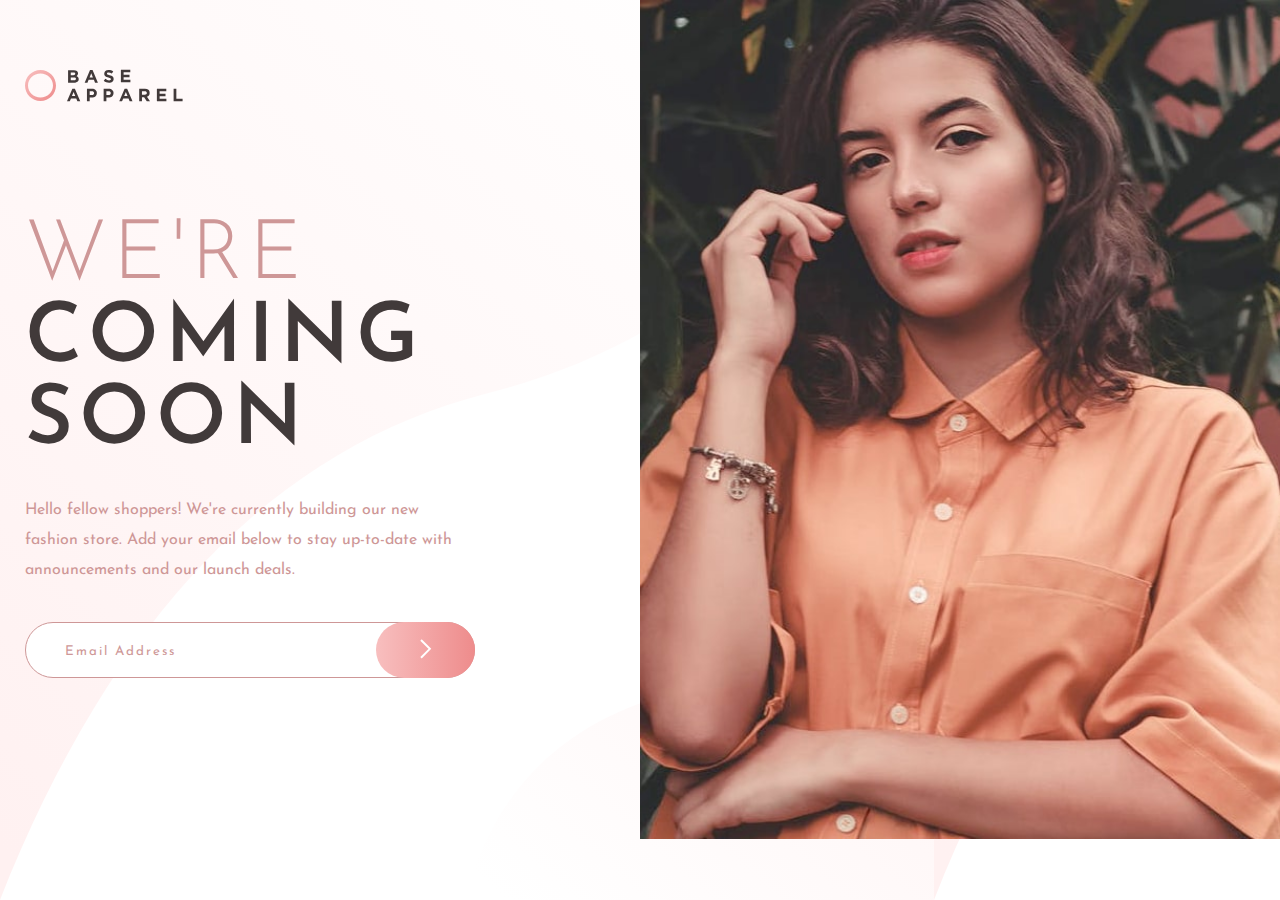
<file: single_page/index.html>
<!DOCTYPE html>
<html lang="en">
<head>
  <meta charset="UTF-8">
  <meta name="viewport" content="width=device-width, initial-scale=1.0"> <!-- displays site properly based on user's device -->

  <link rel="icon" type="image/png" sizes="32x32" href="./images/favicon-32x32.png">
  
  <title>Frontend Mentor | Base Apparel coming soon page</title>
  <link rel="stylesheet" href="main.css">
</head>
<body>
  <main>
    <header>
        <img src="images/logo.svg" alt="logo">
    </header>
    <div class="left">
        <div class="heading">
          <span class="thin">
            We're
          </span> 
          <span>
            coming
          </span> 
          <span>
            soon
          </span> 
        </div>
        <p class="text">
          Hello fellow shoppers! We're currently building our new fashion store. 
          Add your email below to stay up-to-date with announcements and our launch deals.
        </p>
        <form class="form">
          <input class="field" type="text" placeholder="Email Address">
          <!-- <span class="error-notification"><svg xmlns="http://www.w3.org/2000/svg" width="24" height="24"><g fill="none" fill-rule="evenodd"><circle cx="12" cy="12" r="12" fill="#F96464"/><path fill="#FFF" fill-rule="nonzero" d="M13.256 6v9.056h-2V6h2zm-.944 12.464c-.384 0-.699-.104-.944-.312a1.027 1.027 0 0 1-.368-.824c0-.33.125-.608.376-.832.25-.224.563-.336.936-.336.373 0 .68.112.92.336.24.224.36.501.36.832 0 .341-.117.616-.352.824-.235.208-.544.312-.928.312z"/></g></svg></span> -->
          <button type="submit" class="btn"><svg xmlns="http://www.w3.org/2000/svg" width="12" height="20"><path fill="none" stroke="#FFF" stroke-width="2" d="M1 1l8.836 8.836L1 18.671"/></svg></button>
        </form>
        <!-- <span class="error-message">Please provide a valid email address!</span> -->
      </div>
    <div class="right">
      <!-- <img id="hero" src="images/hero-desktop.jpg" alt=""> -->
    </div>
  </main>
  <script src="index.js"></script>
</body>
</html>
</file>
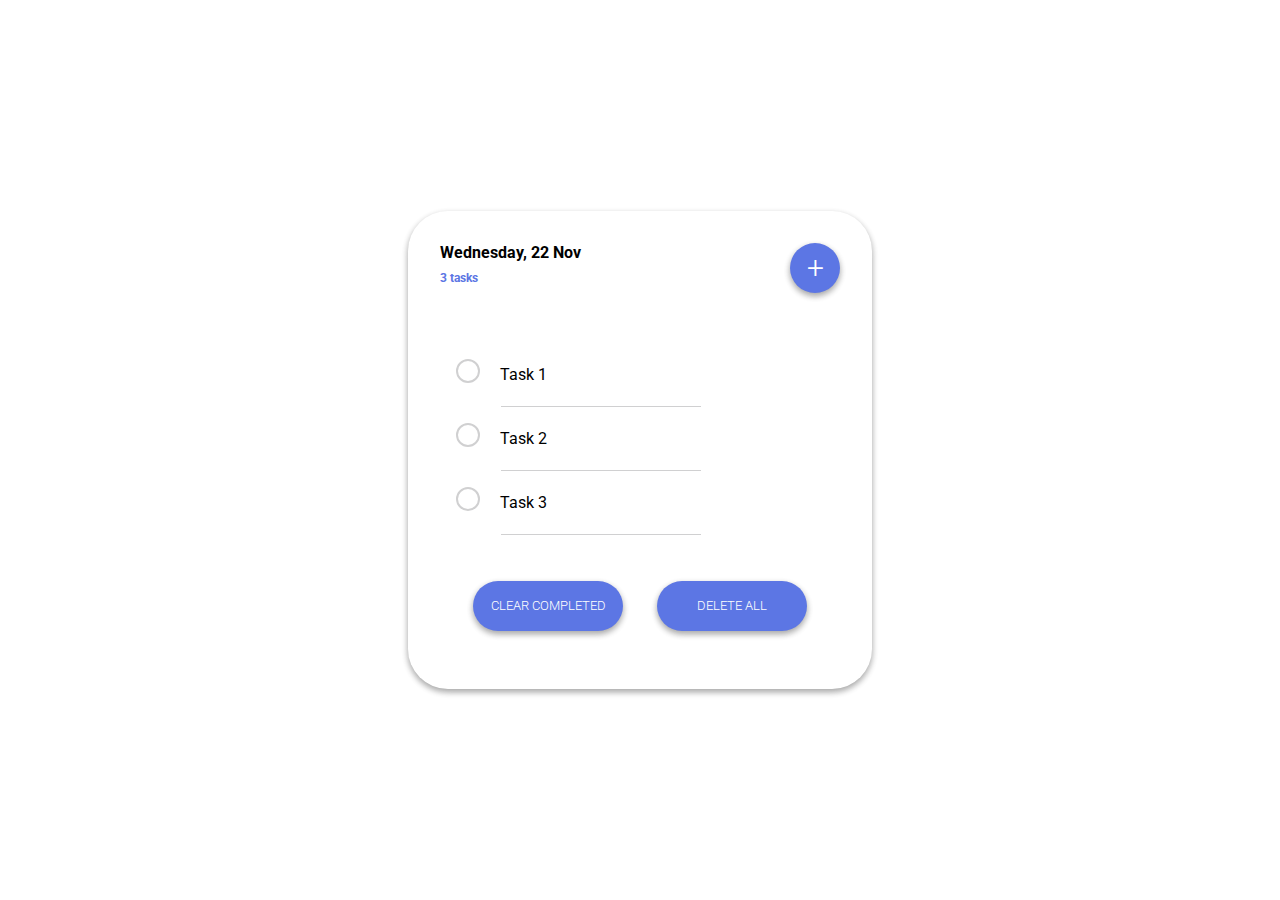
<file: Other/ToDoList/index.html>
<!DOCTYPE html>
<html lang="en">

<head>
    <meta charset="UTF-8">
    <meta name="viewport" content="width=device-width, initial-scale=1.0">
    <meta http-equiv="X-UA-Compatible" content="ie=edge">
    <link href="https://fonts.googleapis.com/css?family=Roboto" rel="stylesheet">
    <link rel="stylesheet" href="https://maxcdn.bootstrapcdn.com/font-awesome/4.7.0/css/font-awesome.min.css">
    <link rel="stylesheet" href="style/main.css">
    <title>Document</title>
</head>

<body>
    <div class="card">
        <div class="card-header">
            <div class="text">
                <h1>Wednesday, 22 Nov</h1>
                <span class="subtitle">3 tasks</span>
            </div>
            <span class="add-floater">+</span>
        </div>
        <div class="card-body">
            <ul class="list">
                <li class="task"><span class="circle"></span>Task 1 <span class="line"></span></li>
                <li class="task"><span class="circle"></span>Task 2 <span class="line"></span></li>
                <li class="task"><span class="circle"></span>Task 3 <span class="line"></span></li>
            </ul>
        </div>
        <div class="card-footer">
            <a href="#" class="btn">Clear Completed</a><a href="#" class="btn">Delete All</a>
        </div>
    </div>
</body>

</html>
</file>
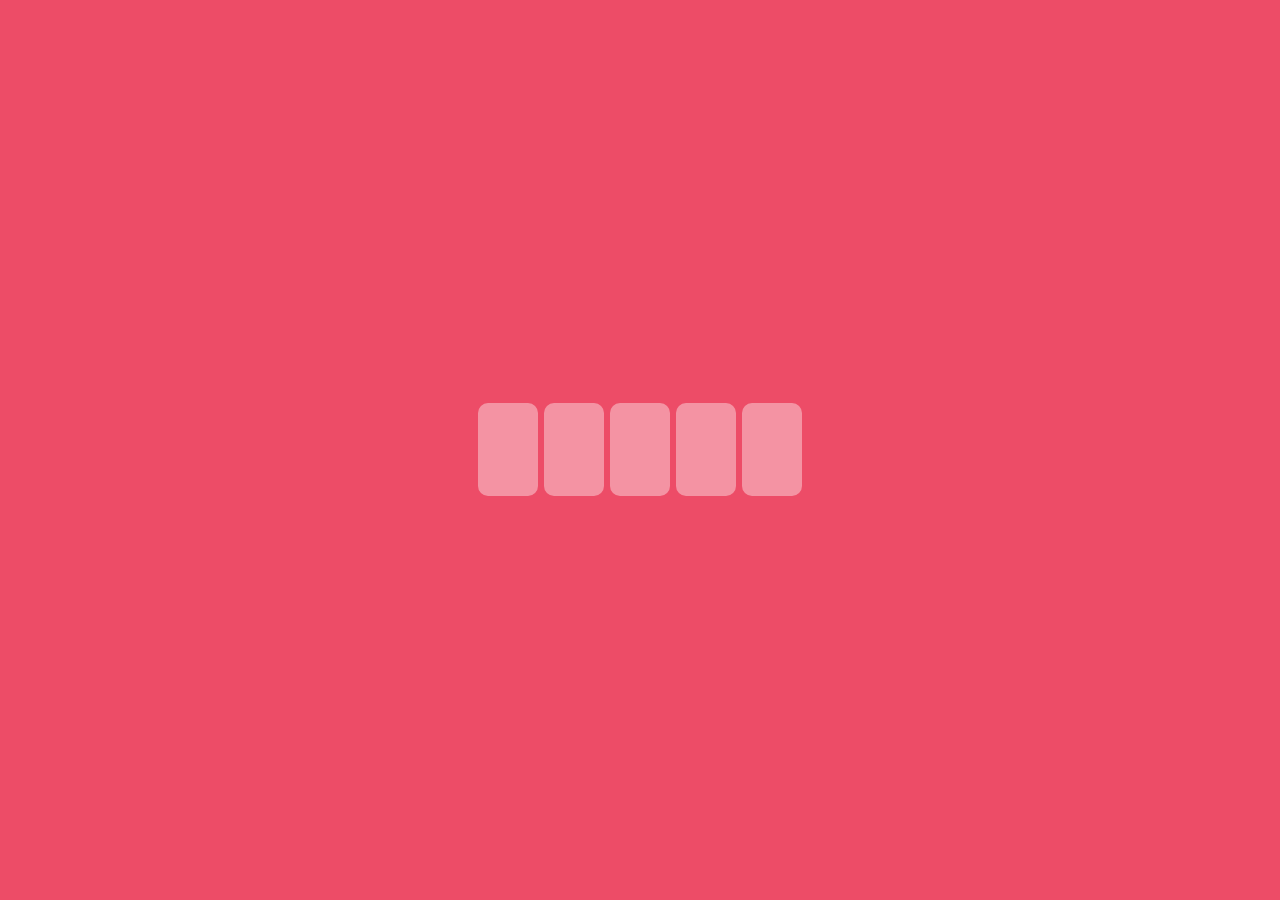
<file: SocialMedia/Social-1/index.html>
<!DOCTYPE html>
<html lang="en">

<head>
    <meta charset="UTF-8">
    <meta name="viewport" content="width=device-width, initial-scale=1.0">
    <meta http-equiv="X-UA-Compatible" content="ie=edge">
    <link rel="stylesheet" href="https://use.fontawesome.com/releases/v5.4.2/css/all.css" integrity="sha384-/rXc/GQVaYpyDdyxK+ecHPVYJSN9bmVFBvjA/9eOB+pb3F2w2N6fc5qB9Ew5yIns"
        crossorigin="anonymous">
    <link rel="stylesheet" href="style/css/main.css">
    <title>Social Media</title>
</head>

<body>
    <div class="social">
        <a href="#" class="fab fa-facebook-f"><span>Facebook</span></a>
        <a href="#" class="fab fa-snapchat"><span>Snapchat</span></a>
        <a href="#" class="fab fa-github"><span>Github</span></a>
        <a href="#" class="fab fa-google-plus"><span>Google+</span></a>
        <a href="#" class="fab fa-instagram"><span>Instagram</span></a>
    </div>
    <!--End of wrapper-->
</body>

</html>
</file>
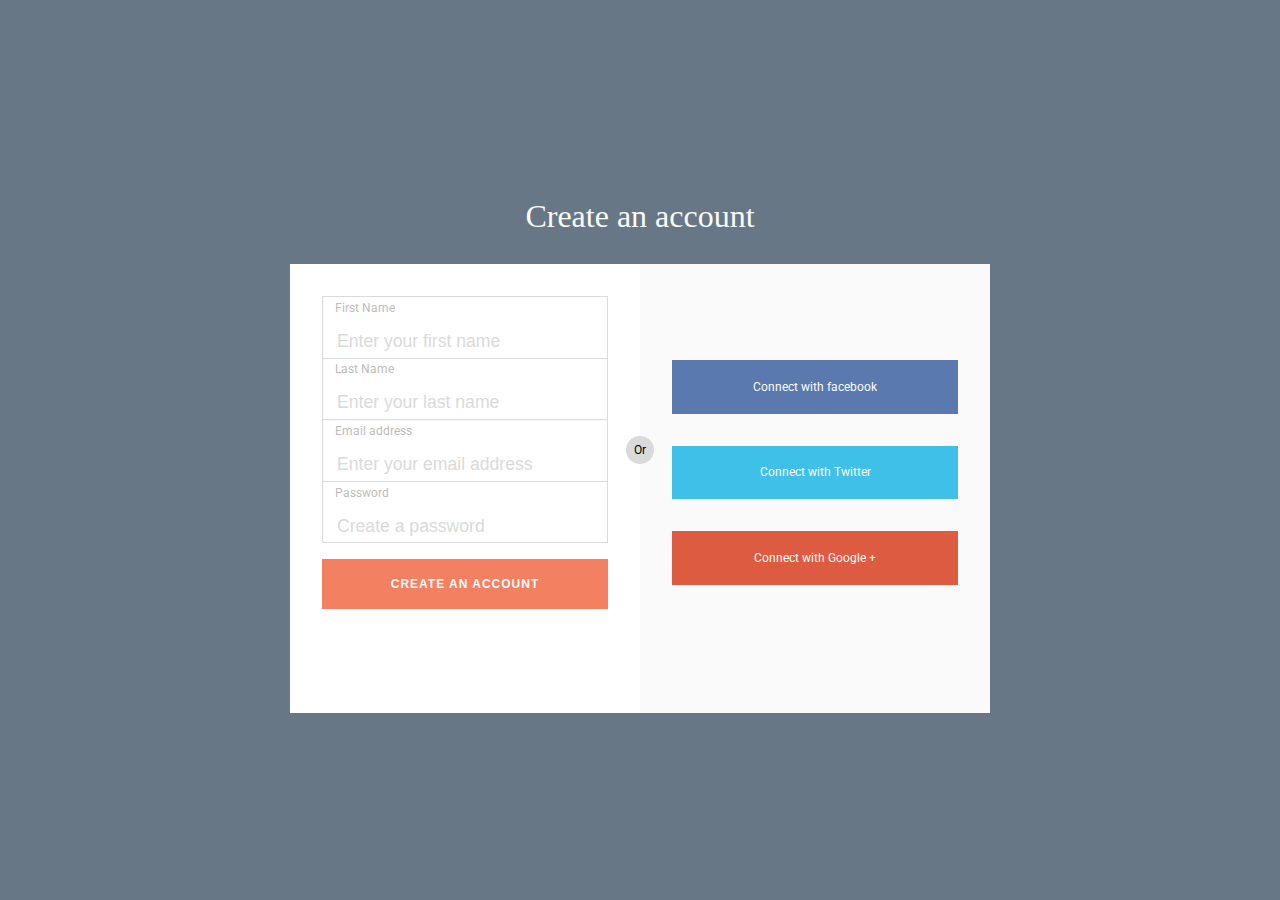
<file: auth/SignupForm/Signup-1/index.html>
<!DOCTYPE html>
<html lang="en">
<head>
    <meta charset="UTF-8">
    <meta name="viewport" content="width=device-width, initial-scale=1.0">
    <title>Create an account</title>
    <link href="https://fonts.googleapis.com/css2?family=Roboto:ital,wght@0,100;0,300;0,400;0,500;0,700;0,900;1,100;1,300;1,400;1,500;1,700;1,900&display=swap" rel="stylesheet">
    <link rel="stylesheet" href="main.css">
</head>
<body>
        <h1>Create an account</h1>
        <div class="card">
            <form action="#" class="form-card">
                <div><label for="name">First Name<input placeholder="Enter your first name" type="text"></label></div>
                <div><label for="lastName">Last Name<input placeholder="Enter your last name" type="text"></label></div>
                <div><label for="email">Email address<input placeholder="Enter your email address" type="text"></label></div>
                <div><label for="Password">Password<input placeholder="Create a password" type="password"></label></div>
                <div>
                    <input type="submit" value="Create An Account" class="submit-btn">
                </div>
            </form>
            <span>Or</span>
            <div class="createLinks">
                <a href="#" class="social-btn fb-btn">Connect with facebook</a>
                <a href="#" class="social-btn twitter-btn">Connect with Twitter</a>
                <a href="#" class="social-btn google-btn">Connect with Google +</a>
            </div>
        </div>
</body>
</html>
</file>
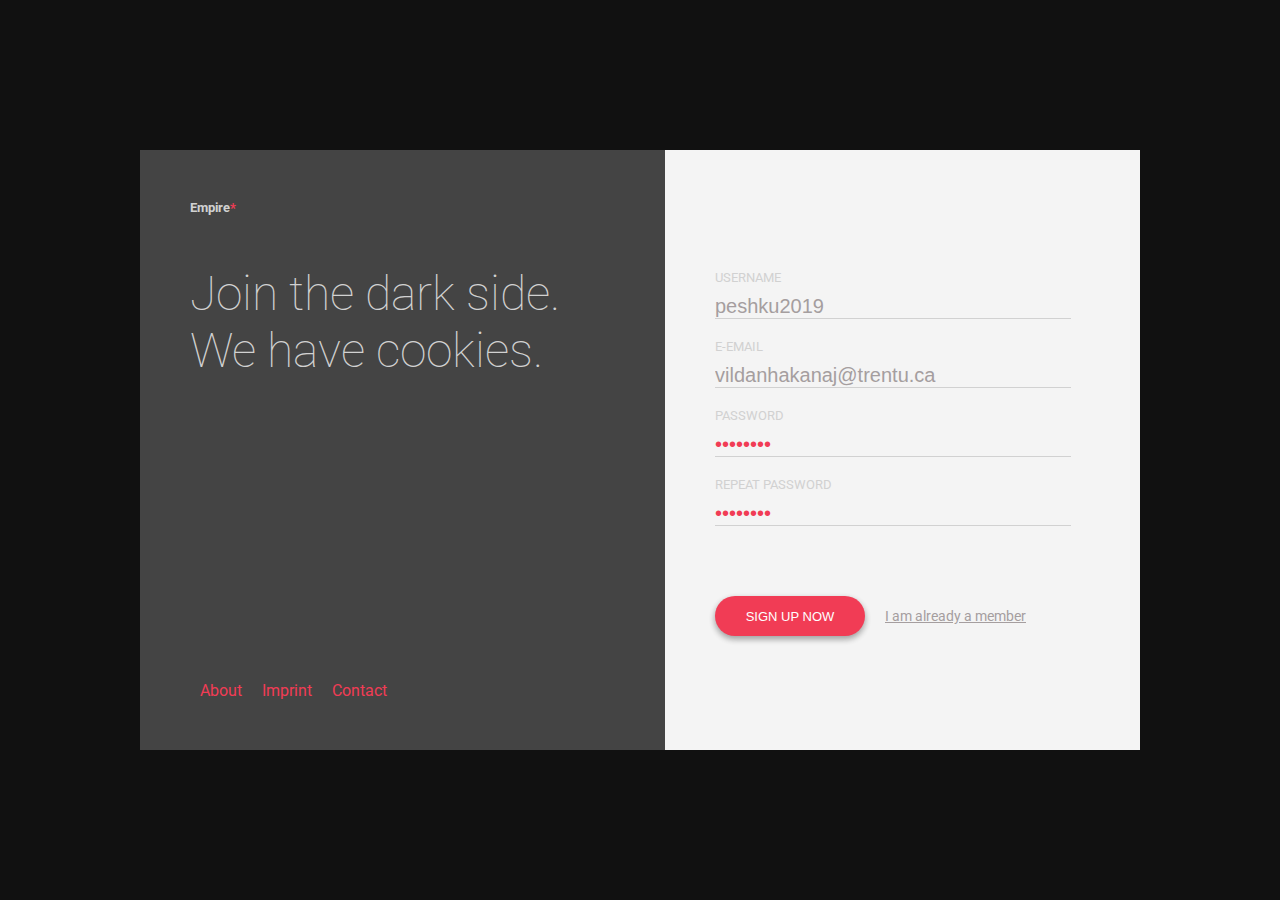
<file: auth/SignupForm/Signup-2/index.html>
<!DOCTYPE html>
<html lang="en">
<head>
    <meta charset="UTF-8">
    <meta name="viewport" content="width=device-width, initial-scale=1.0">
    <meta http-equiv="X-UA-Compatible" content="ie=edge">
    <link rel="stylesheet" href="style/main.css">
    <link href="https://fonts.googleapis.com/css?family=Roboto" rel="stylesheet">
    <title>Document</title>
</head>
<body>
    <div class="container">
        <div class="nav">
            <h5>Empire<span>*</span></h5>
            <h2>Join the dark side. We have cookies.</h2>
            <nav>
                <ul>
                    <li>About</li>
                    <li>Imprint</li>
                    <li>Contact</li>
                </ul>
            </nav>
        </div>
        <div class="form-container">
            <form action="">
                <div><label for="username">Username</label><input value="peshku2019" type="text"></div>
                <div><label for="email">E-email</label><input value="vildanhakanaj@trentu.ca" type="email"></div>
                <div><label for="password">Password</label><input value="password" type="password"></div>
                <div><label for="password">Repeat Password</label><input value="password" type="password"></div>
                <div class="buttons">
                    <input type="submit" class="btn" value="sign up now">
                    <a href="#">I am already a member</a>
                </div>
            </form>
        </div>
    </div>
</body>
</html>
</file>
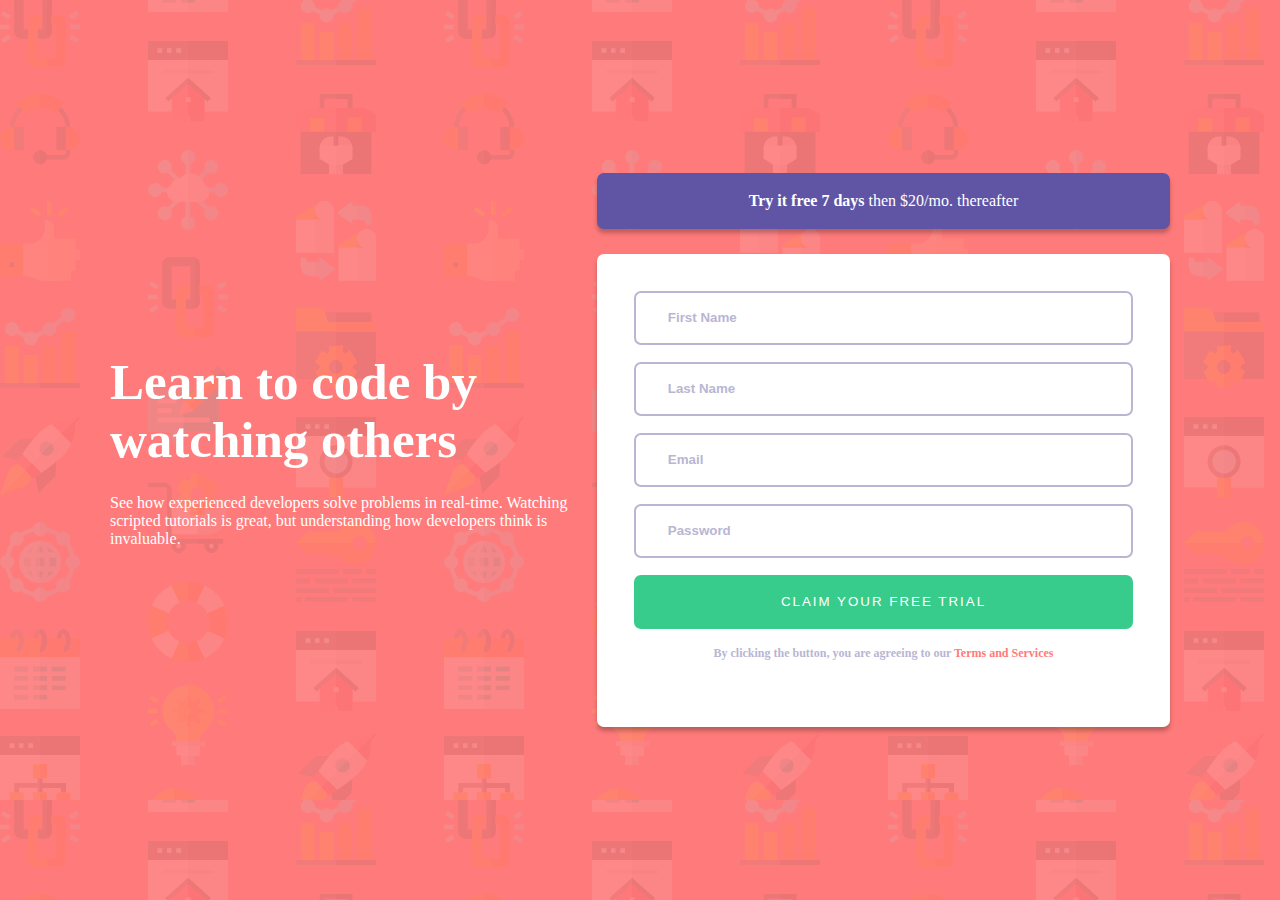
<file: auth/SignupForm/signup-3/index.html>
<!DOCTYPE html>
<html lang="en">

<head>
  <meta charset="UTF-8">
  <meta name="viewport" content="width=device-width, initial-scale=1.0">
  <!-- displays site properly based on user's device -->

  <link rel="icon" type="image/png" sizes="32x32" href="./images/favicon-32x32.png">

  <title>Frontend Mentor | Intro component with sign up form</title>
  <link rel="stylesheet" href="https://fonts.googleapis.com/css2?family=Poppins:wght@400;500;600;700&display=swap">
  <link rel="stylesheet" href="main.css">

</head>

<body>
  <div class="container">
    <div class="left">
      <div class="headline">
        <span>Learn to code by</span>
        <span>watching others</span>
      </div>
      <p>
        See how experienced developers solve problems in real-time. Watching scripted tutorials is great,
        but understanding how developers think is invaluable.
      </p>
    </div>
    <div class="right">

      <div class="info">
        <p>
          Try it free 7 days <span>then $20/mo. thereafter</span>
        </p> 
      </div>
      <form action="#">
        <input title="first name" name="first_name" type="text" placeholder="First Name" class="fields">
        <input title="last name" name="last_name" type="text" placeholder="Last Name" class="fields">
        <input title="email" name="email" type="text" placeholder="Email" class="fields">
        <input title="password" name="password" type="password" placeholder="Password" class="fields">
        <input title="submit" name="submit" type="submit" value="Claim your free trial" class="submit">
        <p>
          By clicking the button, you are agreeing to our <a href="#">Terms and Services</a>
        </p>
      </form>
    </div>
  </div>
</body>
<script src="index.js"></script>
</html>
</file>
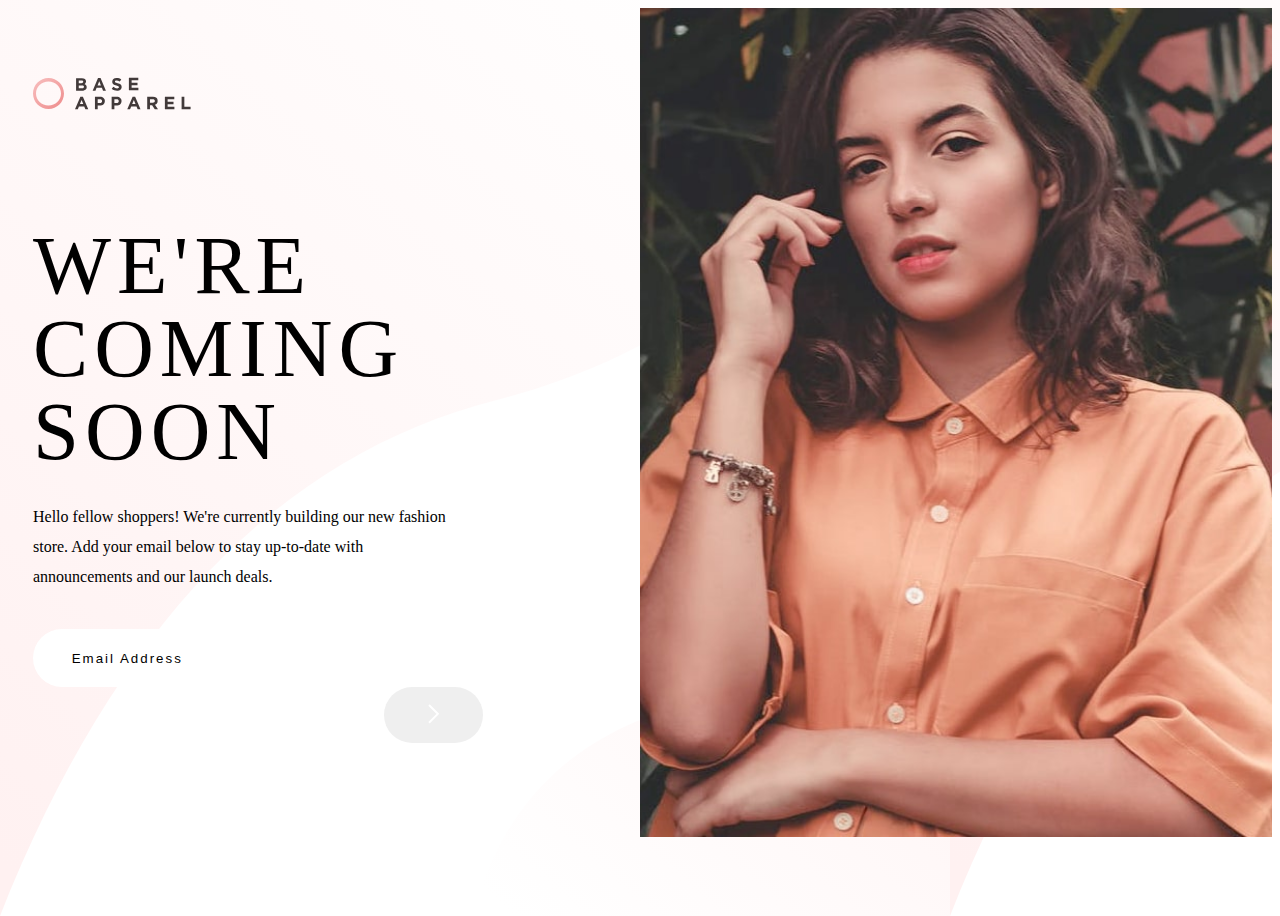
<file: single_page/testing.html>
<!DOCTYPE html>
<html lang="en">
<head>
  <meta charset="UTF-8">
  <meta name="viewport" content="width=device-width, initial-scale=1.0"> <!-- displays site properly based on user's device -->

  <link rel="icon" type="image/png" sizes="32x32" href="./images/favicon-32x32.png">
  
  <title>Frontend Mentor | Base Apparel coming soon page</title>
  <link rel="stylesheet" href="testing.css">
</head>
<body>
  <main>
    <header>
        <img src="images/logo.svg" alt="logo">
    </header>
    <div class="left">
        <div class="heading">
          <span class="thin">
            We're
          </span> 
          <span>
            coming
          </span> 
          <span>
            soon
          </span> 
        </div>
        <p class="text">
          Hello fellow shoppers! We're currently building our new fashion store. 
          Add your email below to stay up-to-date with announcements and our launch deals.
        </p>
        <form class="form">
          <input class="field" type="text" placeholder="Email Address">
          <!-- <span class="error-notification"><svg xmlns="http://www.w3.org/2000/svg" width="24" height="24"><g fill="none" fill-rule="evenodd"><circle cx="12" cy="12" r="12" fill="#F96464"/><path fill="#FFF" fill-rule="nonzero" d="M13.256 6v9.056h-2V6h2zm-.944 12.464c-.384 0-.699-.104-.944-.312a1.027 1.027 0 0 1-.368-.824c0-.33.125-.608.376-.832.25-.224.563-.336.936-.336.373 0 .68.112.92.336.24.224.36.501.36.832 0 .341-.117.616-.352.824-.235.208-.544.312-.928.312z"/></g></svg></span> -->
          <button type="submit" class="btn"><svg xmlns="http://www.w3.org/2000/svg" width="12" height="20"><path fill="none" stroke="#FFF" stroke-width="2" d="M1 1l8.836 8.836L1 18.671"/></svg></button>
        </form>
        <!-- <span class="error-message">Please provide a valid email address!</span> -->
      </div>
    <div class="right">
      <!-- <img id="hero" src="images/hero-desktop.jpg" alt=""> -->
    </div>
  </main>
  <script src="index.js"></script>
</body>
</html>
</file>
<file: single_page/main.css>
@import url('https://fonts.googleapis.com/css2?family=Josefin+Sans:wght@300;400;600&display=swap');


:root{
    --mobile: 375px;
    --desktop: 1440px;
    /* colors */
    /* primary */
    --pink: hsl(0, 36%, 70%);
    --soft-red: hsl(0, 93%, 68%);
    /* Neutral */
    --gray: hsl(0, 6%, 24%);
    /* gradients */
    --gradient-1: linear-gradient(to right, hsl(0, 0%, 100%), hsl(0, 100%, 98%));
    --gradient-2: linear-gradient(to right, hsl(0, 80%, 86%), hsl(0, 74%, 74%));
    --f-size: 16px;
    --f-family: Josefin Sans;
    --f-l: 300;
    --f-n: 400;
    --f-b: 600;
    --smooth-shadow: 0 1px 1px rgba(0,0,0,0.12), 
    0 2px 2px rgba(0,0,0,0.12), 
    0 4px 4px rgba(0,0,0,0.12), 
    0 8px 8px rgba(0,0,0,0.12),
    0 16px 16px rgba(0,0,0,0.12);
}

*{
    padding: 0;
    margin: 0;
    box-sizing: border-box;
}
body{
    
    background-image: url(images/bg-pattern-desktop.svg);
    background-size: contain;
    font-family: var(--f-family);
}

main{
    margin: 0 auto;
    display: grid;
    grid-template-columns: 2fr 1fr 1fr;
    grid-template-areas: 
    "header right right"
    "left   right right"
    "left   right right"
    ;
}

header{
    grid-area: header;
    margin-top: 69px;
}

.left{
    grid-area: left;
}

.left .heading{
    color: var(--gray);
    font-size: 62pt;
    line-height: 100.6%;
    letter-spacing: 6px;
    font-weight: var(--f-b);
    text-transform: uppercase;
    margin-bottom: 30px;
    max-width: 400px;
}

.heading .thin{
    font-weight: var(--f-l);
    color: var(--pink)
}

.left .text{
    margin-bottom: 37px;
    line-height: 30px;
    color: var(--pink);
    max-width: 430px;
}

header, .left{
    margin-left: 150px;
}

.right{
    grid-area: right;
    width: 100%;
    height: 100vh;
    background-image: url(images/hero-desktop.jpg);
    background-repeat: no-repeat;
    background-position: top right;
    background-size: contain;
}

form{
    max-width: 450px;
    position: relative;
}

form .field{
    max-width: 450px;
    width: 100%;
    height: 56px;
    border-radius: 50px;
    border: 1px solid var(--pink);
    padding-left: .8em;
}
input{
    outline: none;
}

.error-message{
    display: inline-block;
    margin-top: 20px;
    font-size: 13px;
    color: var(--soft-red);
}

.error-notification{
    position: absolute;
    left: 300px;
    top: 17px;
}

.field::placeholder{
    color: var(--pink);
    padding-left: 28px;
    font-family: var(--f-family);
    letter-spacing: 2px;
}

form .btn{
    height: 56px;
    max-width: 99px;
    width: 99px;
    border-radius: 56px;
    position: absolute;
    left: 351px;
    border: none;
    background-image: var(--gradient-2);
    transition: .5s ease;
}

form .btn:hover{
    box-shadow: var(--smooth-shadow);
}



@media only screen and (max-width: 920px){
    main{
        grid-template-columns: 1fr;
        grid-template-areas: 
        "header"
        "right"
        "left";
    }
    header{
        margin-bottom: 32px;
        width: 200px;
    }

    .right{
        background-image: url(images/hero-mobile.jpg);
        height: 380px;
        margin-top: 32px;
        margin-bottom: 32px;
        margin: 0 auto;
    }

    .left{
        text-align: center;
        margin-bottom: 200px;
    }

    .left .heading {
        font-size: 45px;
    }

    .left .text{
        text-align: center;
        font-size: 13px;
    }

    .left form{ 
        width: 300px;
        margin: 0 auto;
        background-color: reds;
    }

    .left form .btn{
        left: 200px;
    }
}
@media only screen and (max-width: 1430px){

    .right{
        background-size: cover;
    }

    .left, header{
        margin-left: 100px;
    }

}


@media only screen and (max-width: 1250px){

    .right{
        background-size: contain;
    }

    .left, header{
        margin-left: 75px;
    }

}

@media only screen and (max-width: 1350px){

    .right{
        background-size: contain;
    }

    .left, header{
        margin-left: 25px;
    }

}
</file>
<file: Other/ToDoList/style/main.css>
* {
  margin: 0;
  padding: 0;
  font-size: 16px;
  list-style-type: none;
}

body {
  font-family: "Roboto", sans-serif;
  width: 100%;
  min-height: 100vh;
}

.card {
  width: 400px;
  position: absolute;
  top: 50%;
  left: 50%;
  -webkit-transform: translate(-50%, -50%);
          transform: translate(-50%, -50%);
  -webkit-box-shadow: 0 3px 6px rgba(0, 0, 0, 0.16), 0 3px 6px rgba(0, 0, 0, 0.23);
          box-shadow: 0 3px 6px rgba(0, 0, 0, 0.16), 0 3px 6px rgba(0, 0, 0, 0.23);
  padding: 2em;
  border-radius: 40px;
}

.card .card-header {
  display: -webkit-box;
  display: -ms-flexbox;
  display: flex;
  -webkit-box-pack: justify;
      -ms-flex-pack: justify;
          justify-content: space-between;
  margin-bottom: 50px;
}

.card .card-header .add-floater {
  -webkit-transition: all 0.3s cubic-bezier(0.25, 0.8, 0.25, 1);
  transition: all 0.3s cubic-bezier(0.25, 0.8, 0.25, 1);
  -webkit-box-shadow: 0 3px 6px rgba(0, 0, 0, 0.16), 0 3px 6px rgba(0, 0, 0, 0.23);
          box-shadow: 0 3px 6px rgba(0, 0, 0, 0.16), 0 3px 6px rgba(0, 0, 0, 0.23);
  font-size: 30px;
  width: 50px;
  height: 50px;
  border-radius: 50px;
  color: white;
  font-weight: 300;
  background-color: #5c76e4;
  text-align: center;
  line-height: 50px;
}

.card .card-header .add-floater:hover {
  -webkit-box-shadow: 0 14px 28px rgba(0, 0, 0, 0.25), 0 10px 10px rgba(0, 0, 0, 0.22);
          box-shadow: 0 14px 28px rgba(0, 0, 0, 0.25), 0 10px 10px rgba(0, 0, 0, 0.22);
}

.card .card-header h1 {
  margin-bottom: 5px;
}

.card .card-header .subtitle {
  font-size: 12px;
  color: #5c76e4;
  font-weight: bold;
}

.card .card-body {
  width: 100%;
  -webkit-box-sizing: border-box;
          box-sizing: border-box;
}

.card .card-body li {
  padding: 1em;
  display: -webkit-box;
  display: -ms-flexbox;
  display: flex;
  line-height: 2;
  position: relative;
}

.card .card-body li:after {
  -webkit-transition: all 0.3s cubic-bezier(0.25, 0.8, 0.25, 1);
  transition: all 0.3s cubic-bezier(0.25, 0.8, 0.25, 1);
  position: absolute;
  content: '';
  width: 1px;
  height: 1px;
  border-right: 200px solid #d0d0d1;
  bottom: 0;
  left: 60px;
}

.card .card-body li:hover:after {
  top: 33px;
  border-color: #000000;
}

.card .card-body li .circle {
  display: inline-block;
  width: 20px;
  height: 20px;
  border-radius: 30px;
  background-color: transparent;
  border: 2px solid #d0d0d1;
  margin-right: 20px;
}

.card .card-body li .circle:hover li ~ .line {
  bottom: 30px;
}

.card .card-footer {
  margin: 30px 0 10px;
  -webkit-box-sizing: border-box;
          box-sizing: border-box;
  width: 100%;
  text-align: center;
  padding: 1em;
  display: -webkit-box;
  display: -ms-flexbox;
  display: flex;
  -ms-flex-pack: distribute;
      justify-content: space-around;
}

.card .card-footer .btn {
  -webkit-box-shadow: 0 3px 6px rgba(0, 0, 0, 0.16), 0 3px 6px rgba(0, 0, 0, 0.23);
          box-shadow: 0 3px 6px rgba(0, 0, 0, 0.16), 0 3px 6px rgba(0, 0, 0, 0.23);
  background-color: #5c76e4;
  text-decoration: none;
  font-weight: 300;
  color: white;
  width: 150px;
  font-size: 13px;
  text-transform: uppercase;
  -webkit-box-sizing: border-box;
          box-sizing: border-box;
  height: 50px;
  line-height: 50px;
  border-radius: 50px;
}

.card .card-footer .btn:hover {
  -webkit-box-shadow: 0 14px 28px rgba(0, 0, 0, 0.25), 0 10px 10px rgba(0, 0, 0, 0.22);
          box-shadow: 0 14px 28px rgba(0, 0, 0, 0.25), 0 10px 10px rgba(0, 0, 0, 0.22);
}
/*# sourceMappingURL=main.css.map */
</file>
<file: SocialMedia/Social-1/style/css/main.css>
html {
  font-family: sans-serif;
  -ms-text-size-adjust: 100%;
  -webkit-text-size-adjust: 100%;
}

body {
  margin: 0;
}

article, aside, details, figcaption, figure,
footer, header, hgroup, main, nav, section, summary {
  display: block;
}

audio, canvas, progress, video {
  display: inline-block;
  vertical-align: baseline;
}

audio:not([controls]) {
  display: none;
  height: 0;
}

[hidden], template {
  display: none;
}

a {
  background: transparent;
}

a:active, a:hover {
  outline: 0;
}

abbr[title] {
  border-bottom: 1px dotted;
}

b, strong {
  font-weight: bold;
}

dfn {
  font-style: italic;
}

h1 {
  font-size: 2em;
  margin: 0.67em 0;
}

mark {
  background: #ff0;
  color: #000;
}

small {
  font-size: 80%;
}

sub, sup {
  font-size: 75%;
  line-height: 0;
  position: relative;
  vertical-align: baseline;
}

sup {
  top: -0.5em;
}

sub {
  bottom: -0.25em;
}

img {
  border: 0;
}

svg:not(:root) {
  overflow: hidden;
}

figure {
  margin: 1em 40px;
}

hr {
  -moz-box-sizing: content-box;
  box-sizing: content-box;
  height: 0;
}

pre {
  overflow: auto;
}

code, kbd, pre, samp {
  font-family: monospace, monospace;
  font-size: 1em;
}

button, input, optgroup, select, textarea {
  color: inherit;
  font: inherit;
  margin: 0;
}

button {
  overflow: visible;
}

button, select {
  text-transform: none;
}

input[type="reset"],
input[type="submit"] {
  -webkit-appearance: button;
  cursor: pointer;
}

button[disabled], html input[disabled] {
  cursor: default;
}

button::-moz-focus-inner, input::-moz-focus-inner {
  border: 0;
  padding: 0;
}

input {
  line-height: normal;
}

input[type="checkbox"], input[type="radio"] {
  box-sizing: border-box;
  padding: 0;
}

input[type="number"]::-webkit-inner-spin-button, input[type="number"]::-webkit-outer-spin-button {
  height: auto;
}

input[type="search"] {
  -webkit-appearance: textfield;
  -moz-box-sizing: content-box;
  -webkit-box-sizing: content-box;
  box-sizing: content-box;
}

input[type="search"]::-webkit-search-cancel-button, input[type="search"]::-webkit-search-decoration {
  -webkit-appearance: none;
}

fieldset {
  border: 1px solid #c0c0c0;
  margin: 0 2px;
  padding: 0.35em 0.625em 0.75em;
}

legend {
  border: 0;
  padding: 0;
}

textarea {
  overflow: auto;
}

optgroup {
  font-weight: bold;
}

table {
  border-collapse: collapse;
  border-spacing: 0;
}

td, th {
  padding: 0;
}

body {
  background-color: #ED4C67;
}

.social {
  text-align: center;
  margin: 0 auto;
  position: absolute;
  top: 50%;
  left: 50%;
  transform: translate(-50%, -50%);
}

.fab {
  font-size: 30px;
  color: #fff;
}

a {
  width: 40px;
  height: 40px;
  padding: 1em;
  font-size: 30px;
  text-align: center;
  text-decoration: none;
  background-color: rgba(255, 255, 255, 0.4);
  border-radius: 10px;
  position: relative;
  margin: 3px;
}
a:hover {
  background-color: rgba(255, 255, 255, 0.6);
}
a:hover span {
  bottom: 120px;
  visibility: visible;
  opacity: 1;
  z-index: -1;
}

span {
  color: #666;
  background-color: #fff;
  position: absolute;
  font-family: verdana;
  bottom: 0;
  left: -25px;
  right: -25px;
  padding: 20px;
  font-size: 14px;
  border-radius: 10px;
  visibility: hidden;
  opacity: 1;
  transition: all 0.5s cubic-bezier(0.68, -0.55, 0.265, 1.55);
  z-index: -1;
  letter-spacing: 1px;
  font-weight: 300;
  text-transform: uppercase;
}
span:before {
  content: " ";
  width: 0;
  height: 0;
  border-left: 5px solid transparent;
  border-right: 5px solid transparent;
  border-top: 5px solid #fff;
  position: absolute;
  bottom: -4.5px;
  left: 70px;
}
</file>
<file: auth/SignupForm/Signup-2/style/main.css>
* {
  padding: 0;
  margin: 0;
  -webkit-box-sizing: border-box;
          box-sizing: border-box;
}

html, body {
  width: 100%;
  min-height: 100vh;
  font-family: "Roboto", sans-serif;
}

body {
  background-color: #111111;
}

.container {
  width: 1000px;
  position: absolute;
  top: 50%;
  left: 50%;
  -webkit-transform: translate(-50%, -50%);
          transform: translate(-50%, -50%);
  background-color: #f4f4f4;
  display: -webkit-box;
  display: -ms-flexbox;
  display: flex;
  -webkit-box-pack: center;
      -ms-flex-pack: center;
          justify-content: center;
  height: 600px;
}

.container .nav {
  -webkit-box-flex: 1;
      -ms-flex: 1;
          flex: 1;
  background-color: #444444;
  padding: 50px 80px 50px 50px;
}

.container .nav h5 {
  margin-bottom: 50px;
  color: #d1d1d1;
}

.container .nav h5 span {
  color: #f13c55;
}

.container .nav h2 {
  color: #d1d1d1;
  font-size: 48px;
  font-weight: 100;
}

.container .nav nav {
  position: fixed;
  bottom: 0;
}

.container .nav nav ul {
  list-style-type: none;
  color: #f13c55;
  display: -webkit-box;
  display: -ms-flexbox;
  display: flex;
}

.container .nav nav ul li {
  margin: 0 10px 50px;
}

.container .form-container {
  -webkit-box-flex: 1;
      -ms-flex: 1;
          flex: 1;
  padding: 120px 30px 0 50px;
}

.container .form-container label {
  display: block;
  color: #d1d1d1;
  margin-bottom: 10px;
  font-size: 13px;
  text-transform: uppercase;
}

.container .form-container [type=text], .container .form-container [type=password], .container .form-container [type=email] {
  width: 90%;
  background-color: transparent;
  border: none;
  border-bottom: 1px solid #d1d1d1;
  outline: none;
  font-size: 20px;
  color: #a59e9f;
  margin-bottom: 20px;
}

.container .form-container input[type=password] {
  color: #f13c55;
}

.container .form-container .buttons {
  display: -webkit-box;
  display: -ms-flexbox;
  display: flex;
  margin-top: 50px;
  -webkit-box-align: center;
      -ms-flex-align: center;
          align-items: center;
}

.container .form-container .buttons .btn {
  background-color: #f13c55;
  color: white;
  border-radius: 50px;
  width: 150px;
  height: 40px;
  font-size: 13px;
  text-transform: uppercase;
  margin-right: 20px;
  border: none;
  -webkit-box-shadow: 0 3px 6px rgba(0, 0, 0, 0.16), 0 3px 6px rgba(0, 0, 0, 0.23);
          box-shadow: 0 3px 6px rgba(0, 0, 0, 0.16), 0 3px 6px rgba(0, 0, 0, 0.23);
}

.container .form-container .buttons a {
  display: inline-block;
  color: #a59e9f;
  font-size: 14px;
}
/*# sourceMappingURL=main.css.map */
</file>
<file: auth/SignupForm/signup-3/main.css>
/* @import url('https://fonts.googleapis.com/css2?family=Poppins:wght@400;500;600;700&display=swap'); */

:root{
    --primary: hsl(0, 100%, 74%);
    --primary-green: hsl(154, 59%, 51%);
    --accent: hsl(248, 32%, 49%);
    --dark-blue: hsl(249, 10%, 26%);
    --gray: hsl(246, 25%, 77%);
    --f-family: 'Poppins', sans-serif;
    --mobile: 375px;
    --desktop: 1440px;
    --shadow: 0px 4px 4px rgba(0, 0, 0, 0.25);
    border-radius: 7px;
}


*, h2{
    margin: 0;
    padding: 0;
    box-sizing: border-box;
}
html{
    width: 100%;
    height: 100%;
}

body{
    background-color: var(--primary);
    background-image: url(images/bg-intro-desktop.png);
}
.container{
    max-width: 1440px;
    min-height: 100vh;
    height: 100vh;
    margin: 0 auto;
    display: flex;
    justify-content: center;
    align-items: center;
}

.left{
    color: white;
}

.left .headline{
    display: flex;
    flex-direction: column;
    font-weight: 700;
    font-size: 51px;
    margin-bottom: 25px;
}

.left p{
    max-width: 487px;
    width: 487px;
    font-size: 16px;
}

.right .info{
    height: 56px;
    width: 573px;
    text-align: center;
    border-radius: 7px;
    color: white;
    font-size: 16px;
    line-height: 56px;
    background-color: var(--accent);
    font-weight: bold;
    margin-bottom: 25px;
    box-shadow: var(--shadow);
}

.right .info span{
    font-weight: 300;
}

.right form{
    padding: 2.3rem;   
    background-color: white;
    width: 573px;
    display: flex;
    flex-direction: column;
    border-radius: 7px;
    box-shadow: var(--shadow);
    max-height: 473px;
    height: 473px;

}

.right form .fields, .submit{
    height: 54px;
    border-radius: 7px;
    margin-bottom: 17px;
    width: 100%;
}

.right .fields{
    border: 2px solid var(--gray);
    padding-left: 2rem;
    color: var(--dark-blue);
    font-weight: bold;
    outline: none;
}

.right .fields:focus{
    border-color: var(--dark-blue);
}

.right .fields::placeholder{
    color: var(--gray);
}


.right form .submit{
    background-color: var(--primary-green);
    color: white;
    text-transform: uppercase;
    border: none;
    letter-spacing: 2px;
}

.right form p{
    font-size: 12px;
    font-weight: 600;
    color: var(--gray);
    text-align: center;
}

.right form p a{
    text-decoration: none;
    color: var(--primary);

}


@media only screen and (max-width: 1082px){
    .container{
        flex-direction: column;
        justify-content: center;
        align-items: center;
        padding-top: 98px;
        min-width: 100%;
    }

    .right{
        padding-bottom: 60px;
    }

    .right form, .info{
        max-width: 327px;
        width: 327px;
        margin: 0 auto;
    }

    .left{
        text-align: center;
        margin-bottom: 0;
    }

    .left .headline{
        font-size: 28px;
    }

    .left p{
        width: 100%;
        text-align: center;
        padding: 0 3rem;
    }
}
</file>
<file: single_page/testing.css>
/* @import url('https://fonts.googleapis.com/css2?family=Josefin+Sans:wght@300;400;600&display=swap');


:root{
    --mobile: 375px;
    --desktop: 1440px;
    /* colors */
    /* primary */
    --pink: hsl(0, 36%, 70%);
    --soft-red: hsl(0, 93%, 68%);
    /* Neutral */
    --gray: hsl(0, 6%, 24%);
    /* gradients */
    --gradient-1: linear-gradient(to right, hsl(0, 0%, 100%), hsl(0, 100%, 98%));
    --gradient-2: linear-gradient(to right, hsl(0, 80%, 86%), hsl(0, 74%, 74%));
    --f-size: 16px;
    --f-family: Josefin Sans;
    --f-l: 300;
    --f-n: 400;
    --f-b: 600;
    --smooth-shadow: 0 1px 1px rgba(0,0,0,0.12), 
    0 2px 2px rgba(0,0,0,0.12), 
    0 4px 4px rgba(0,0,0,0.12), 
    0 8px 8px rgba(0,0,0,0.12),
    0 16px 16px rgba(0,0,0,0.12);
}

*{
    padding: 0;
    margin: 0;
    box-sizing: border-box;
}
body{
    
    background-image: url(images/bg-pattern-desktop.svg);
    background-size: contain;
    font-family: var(--f-family);
}

main{
    margin: 0 auto;
    display: grid;
    grid-template-columns: 2fr 1fr 1fr;
    grid-template-areas: 
    "header right right"
    "left   right right"
    "left   right right"
    ;
}

header{
    grid-area: header;
    margin-top: 69px;
}

.left{
    grid-area: left;
}

.left .heading{
    color: var(--gray);
    font-size: 62pt;
    line-height: 100.6%;
    letter-spacing: 6px;
    font-weight: var(--f-b);
    text-transform: uppercase;
    margin-bottom: 30px;
    max-width: 400px;
}

.heading .thin{
    font-weight: var(--f-l);
    color: var(--pink)
}

.left .text{
    margin-bottom: 37px;
    line-height: 30px;
    color: var(--pink);
    max-width: 430px;
}

header, .left{
    margin-left: 150px;
}

.right{
    grid-area: right;
    width: 100%;
    height: 100vh;
    background-image: url(images/hero-desktop.jpg);
    background-repeat: no-repeat;
    background-position: top right;
    background-size: contain;
}

form{
    max-width: 450px;
    position: relative;
}

form .field{
    max-width: 450px;
    width: 100%;
    height: 56px;
    border-radius: 50px;
    border: 1px solid var(--pink);
    padding-left: .8em;
}
input{
    outline: none;
}

.error-message{
    display: inline-block;
    margin-top: 20px;
    font-size: 13px;
    color: var(--soft-red);
}

.error-notification{
    position: absolute;
    left: 300px;
    top: 17px;
}

.field::placeholder{
    color: var(--pink);
    padding-left: 28px;
    font-family: var(--f-family);
    letter-spacing: 2px;
}

form .btn{
    height: 56px;
    max-width: 99px;
    width: 99px;
    border-radius: 56px;
    position: absolute;
    left: 351px;
    border: none;
    background-image: var(--gradient-2);
    transition: .5s ease;
}

form .btn:hover{
    box-shadow: var(--smooth-shadow);
}



@media only screen and (max-width: 920px){
    main{
        grid-template-columns: 1fr;
        grid-template-areas: 
        "header"
        "right"
        "left";
    }

    .right{
        background-image: url(images/hero-mobile.jpg);
        margin-top: 32px;
        height: 400px;
    }

    .left{
        text-align: center;
    }

    .left p{
        text-align: center;
    }
}
@media only screen and (max-width: 1430px){

    .right{
        background-size: cover;
    }

    .left, header{
        margin-left: 100px;
    }

}


@media only screen and (max-width: 1250px){

    .right{
        background-size: contain;
    }

    .left, header{
        margin-left: 75px;
    }

}

@media only screen and (max-width: 1350px){

    .right{
        background-size: contain;
    }

    .left, header{
        margin-left: 25px;
    }

}

 */
</file>
<file: auth/SignupForm/Signup-1/main.css>
/* http://meyerweb.com/eric/tools/css/reset/ 
   v2.0 | 20110126
   License: none (public domain)
*/
*{
    box-sizing: border-box;
    -webkit-font-smoothing: antialiased;
    -moz-osx-font-smoothing: grayscale;
      
}
html, body, div, span, applet, object, iframe,
h1, h2, h3, h4, h5, h6, p, blockquote, pre,
a, abbr, acronym, address, big, cite, code,
del, dfn, em, img, ins, kbd, q, s, samp,
small, strike, strong, sub, sup, tt, var,
b, u, i, center,
dl, dt, dd, ol, ul, li,
fieldset, form, label, legend,
table, caption, tbody, tfoot, thead, tr, th, td,
article, aside, canvas, details, embed, 
figure, figcaption, footer, header, hgroup, 
menu, nav, output, ruby, section, summary,
time, mark, audio, video {
	margin: 0;
	padding: 0;
	border: 0;
	font-size: 100%;
	font: inherit;
	vertical-align: baseline;
}
/* HTML5 display-role reset for older browsers */
article, aside, details, figcaption, figure, 
footer, header, hgroup, menu, nav, section {
	display: block;
}
body {
	line-height: 1;
}
ol, ul {
	list-style: none;
}
blockquote, q {
	quotes: none;
}
blockquote:before, blockquote:after,
q:before, q:after {
	content: '';
	content: none;
}
table {
	border-collapse: collapse;
	border-spacing: 0;
}




:root{
    
    --fb: #5A7AAF;
    --google: #DC5B41;
    --twitter: #3fc0e9;
    --accent: #f38060;
    --font-gray: #bebbbb;
    --font-gray-light: rgb(218, 218, 218);
    --white: #fafafa;
    --lavender: #96b2cf;
    --bg: #314559bb;
    --dark: #333333;
    --roboto: 'Roboto', sans-serif;
}

body{
    background-color: var(--bg);
}

h1{
    text-align: center;
    color: var(--white);
    margin-bottom: 2rem;
    margin-top: 200px;
    font-size: 2rem;
}

.card{
    margin: 0 auto;
    background-color: white;
    width: 700px;
    /* padding: 4rem; */
    display: flex;
    justify-content: space-around;
    font-family: var(--roboto);
}

form{
    width: 50%;
    padding: 2rem;
}

label{

    display: block;
    font-size: .75rem;
    color: var(--font-gray);
    border-left: 1px solid var(--font-gray-light);
    border-right: 1px solid var(--font-gray-light);
    border-top: 1px solid var(--font-gray-light);
    padding: .3rem 1em;
}

.form-card div:nth-last-child(2) > label{
    border-bottom: 1px solid var(--font-gray-light);
}


input{
    /* margin: .5rem 0 1rem; */
    color: var(--dark);
    outline: none;
    border: none;
    margin-top: 1rem;
    font-size: 1.1rem;
    font-weight: 700;
    background: var(--white);
    background-color: #fff;
}

input::placeholder{
    color: rgb(218, 218, 218);
    font-size: 1.1rem;
    font-weight: 300;
}


.submit-btn{
    color: var(--white);
    padding: 1.1rem 0;
    width: 100%;
    background-color: var(--accent);
    text-transform: uppercase;
    letter-spacing: 1px;
    font-weight: 700;
    font-size: .75rem;
}

.card span{
    position: absolute;
    top: 50%;
    left: 50%;
    transform: translate(-50%, -50%);
    background-color: var(--font-gray-light);
    padding: 0.5rem;
    border-radius: 50%;
    font-size: .75rem;
}

.createLinks{
    display: flex;
    flex-direction: column;
    justify-content: center;
    width: 100%;
    font-size: .75rem;
    text-align: center;
    background-color: var(--white);
    width: 50%;
    padding: 6rem 2rem;
}

.social-btn{
    padding: 1.3rem 3rem;
    margin-bottom: 2rem;
    text-decoration: none;
    color: var(--white);
}

.fb-btn{
    background-color: var(--fb);
}

.twitter-btn{
    background-color: var(--twitter);
}

.google-btn{
    background-color: var(--google);
}
</file>
